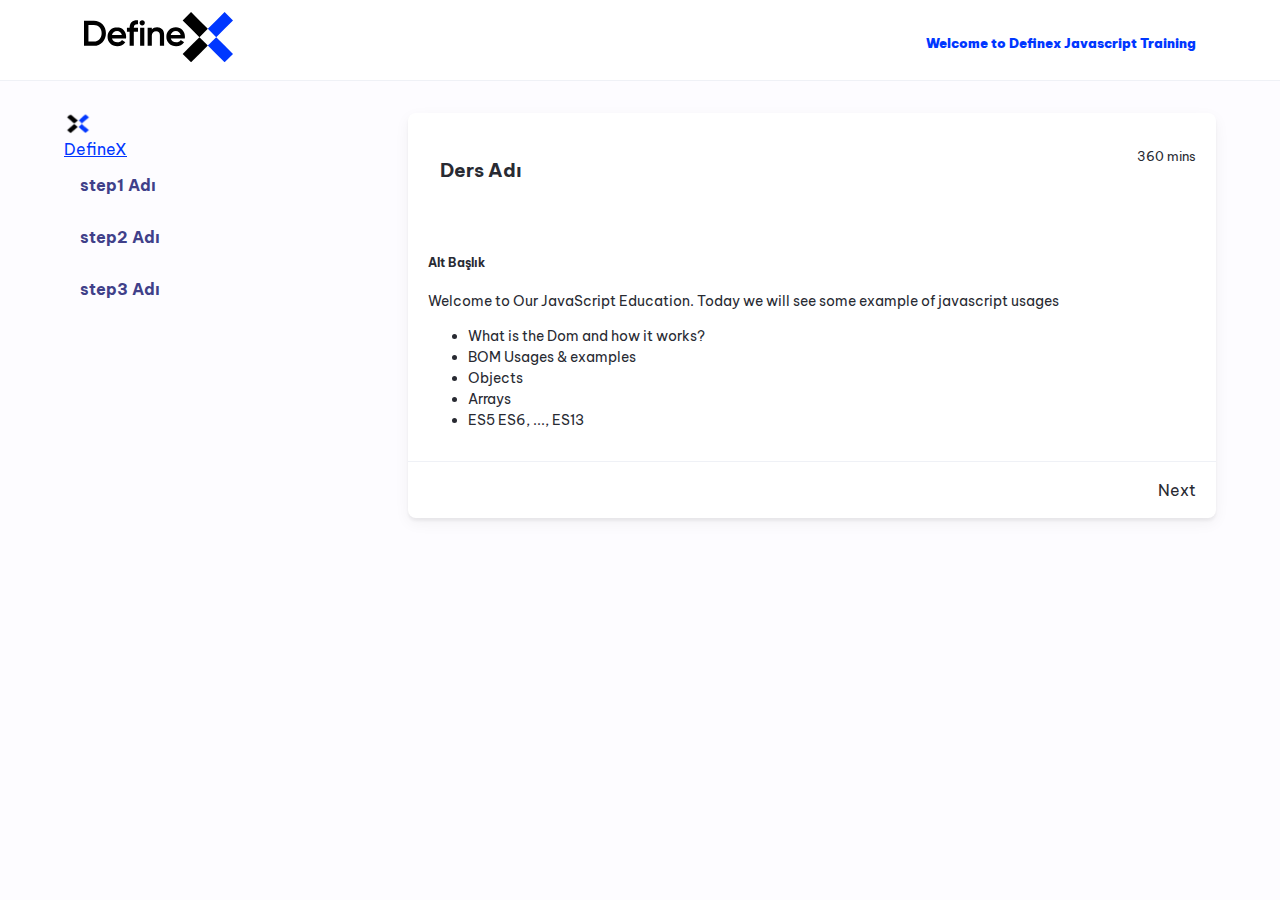
<file: index9999.html>
<!doctype html>
<html>
<head>
  <meta charset="utf-8">
  <meta name="viewport" content="width=device-width, initial-scale=1.0">
  <link rel="icon" type="image/x-icon" href="./favicon_dfx.ico">
  <link rel="stylesheet" href="./resources/styles.css">
  <link href="https://cdn.jsdelivr.net/npm/bootstrap@5.3.0-alpha3/dist/css/bootstrap.min.css" rel="stylesheet" integrity="sha384-KK94CHFLLe+nY2dmCWGMq91rCGa5gtU4mk92HdvYe+M/SXH301p5ILy+dN9+nJOZ" crossorigin="anonymous">
<body>
    <header class="header"></header>
    <main class="main">
        <div class="responsive-wrapper">
            <div class="content">
                <div class="content-panel">
                    <nav class="navbar bg-light">
                        <div class="container-fluid">
                          <a class="navbar-brand" href="#">
                            <img src="./favicon_dfx.ico" alt="Logo" width="30" height="24" class="d-inline-block align-text-top">
                            DefineX
                          </a>
                        </div>
                      </nav>   
                    <div class="vertical-tabs">
                        <a href="#" onclick="render('step1','Örnek Ders','Alt Başlık 1','10mins')"><b>step1 Adı</b></a>
                        <a href="#" onclick="render('step2','Örnek Ders','Alt Başlık 2','150mins')"><b>step2 Adı</b></a>
                        <a href="#" onclick="render('step3','Örnek Ders','Alt Başlık 3','15mins')"><b>step3 Adı</b></a>
                    </div>
                </div>  
                <div class="content-main"> 
                    <div class="card-grid">
                        <article class="card">
                            <div class="card-header text-bg-primary">
                                <div>
                                    <h3 class="title"><b>Ders Adı</b></h3>
                                    <span class="mins">360 mins</span>
                                </div>
                            </div>
                            <div class="card-body">
                                <h5 class="card-title text-primary">Alt Başlık</h5>
                                <div class="card-text">
                                Welcome to Our JavaScript Education.
                                Today we will see some example of javascript usages
                                <ul>
                                    <li>What is the Dom and how it works?</li>
                                    <li>BOM Usages & examples</li>
                                    <li>Objects</li>
                                    <li>Arrays</li>
                                    <li>ES5 ES6, ..., ES13</li>
                                </ul>
                            </div>
                            </div>
                            <div class="card-footer text-body-secondary">
                                Next
                                <a><b onclick="nextPage()"></b></a>
                            </div>
                        </article>
                    </div>
                </div>
            </div>
        </div>
    </main>
    <script>
        let promise = new Promise((resolve, reject) => {
            setTimeout(() => resolve("done!"), 500)
        });
        function load(url, element)
            {
                fetch(url)
                    .then(response=> response.text())
                    .then(text=> element.innerHTML = text);
            }
        document.addEventListener("DOMContentLoaded", async () => {
            await promise 
            load("./_layouts/header.html", document.querySelector('.header'));
        });
        function render(page,title,subtitle,min,e){
            document.querySelector(".title").innerHTML = title;
            document.querySelector(".card-title").innerHTML = subtitle;
            document.querySelector(".mins").innerHTML = min;
            load("./_includes/"+page+".html", document.querySelector('.card-text'));
        }
        
    </script>

</body>
</html>
</file>
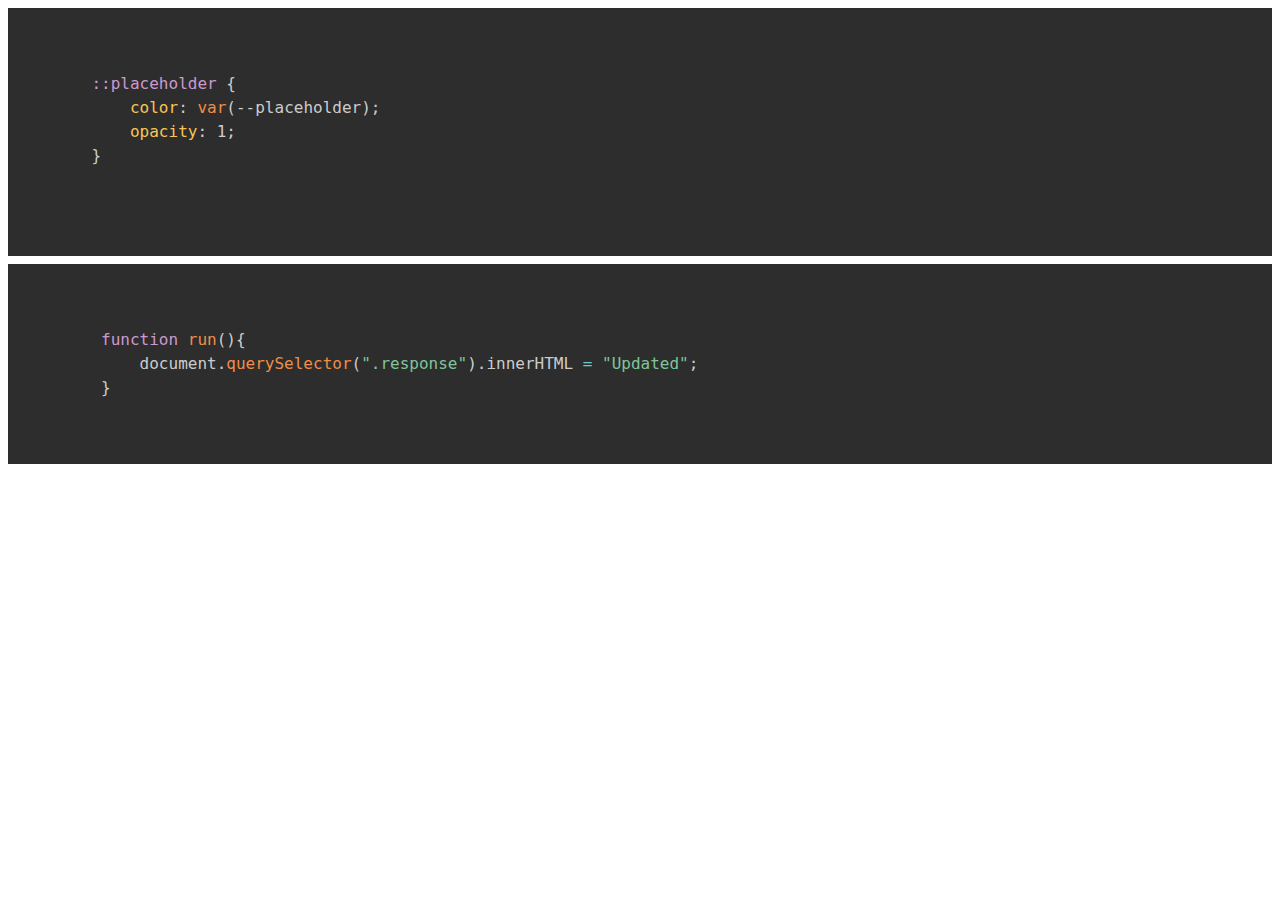
<file: _includes/step5.html>
<!doctype html>
<html lang="en" data-bs-theme="auto">

<head>
    <link href="../resources/prism.css" rel="stylesheet">
</head>
<body>
<pre>
    <code class="language-css">
 
       ::placeholder {
           color: var(--placeholder);
           opacity: 1;
       }
 
    </code>
 </pre>

<pre>
    <code class="language-js">

        function run(){
            document.querySelector(".response").innerHTML = "Updated";
        } 

    </code>
</pre>
<script src="../resources/prism.js"></script>
</body>
</html>
</file>
<file: resources/styles.css>
@import url("https://fonts.googleapis.com/css2?family=Be+Vietnam+Pro:ital,wght@0,100;0,200;0,300;0,400;0,500;0,600;0,700;0,800;0,900;1,100;1,200;1,300;1,400;1,500;1,600;1,700;1,800;1,900&display=swap");
body {
  margin: 0;
  font-family: Arial, Helvetica, sans-serif;
  background-color: #f1f1f1;
  line-height: 1.5;
  min-height: 100vh;
  font-family: "Be Vietnam Pro", sans-serif;
  background-color: #fdfcff;
  color: #282a32;
}

.mins {
  font-size: small;
}

img {
  display: block;
  max-width: 100%;
}
:focus {
  outline: 0;
}
a,
.lesson {
  color: #0037ff;
}

.responsive-wrapper {
  width: 90%;
  max-width: 1280px;
  margin-left: auto;
  margin-right: auto;
}

.header {
  display: flex;
  align-items: center;
  height: 80px;
  border-bottom: 1px solid #eff1f6;
  background-color: #ffffff;
}
.header-content {
  display: flex;
  align-items: center;
}
.header-navigation {
  width: 100%;
}

.header-logo {
  margin-right: 2.5rem;
}
.header-logo a {
  display: flex;
  align-items: center;
}
.header-logo a div {
  flex-shrink: 0;
  position: relative;
}
.header-logo a div:after {
  display: block;
  content: "";
  position: absolute;
  left: 0;
  top: auto;
  right: 0;
  bottom: 0;
  overflow: hidden;
  height: 50%;
  border-bottom-left-radius: 8px;
  border-bottom-right-radius: 8px;
  background-color: rgba(255, 255, 255, 0.2);
  backdrop-filter: blur(4px);
}

.content {
  display: flex;
  align-items: flex-start;
}
.content-panel {
  max-width: 280px;
  width: 25%;
  padding: 2rem 1rem 2rem 0;
  margin-right: 3rem;
}

.vertical-tabs {
  display: flex;
  flex-direction: column;
}
.vertical-tabs a {
  display: flex;
  align-items: center;
  padding: 0.75em 1em;
  background-color: transparent;
  border-radius: 8px;
  text-decoration: none;
  font-weight: 500;
  color: #404089;
  transition: 0.15s ease;
}
.vertical-tabs a:hover,
.vertical-tabs a:focus,
.vertical-tabs a.active {
  background-color: #ecf3fe;
  color: --#434ce8;
}
.vertical-tabs a + * {
  margin-top: 0.25rem;
}
.content-main {
  padding-top: 2rem;
  padding-bottom: 6rem;
  flex-grow: 1;
}
.card-grid {
  display: grid;
  grid-template-columns: repeat(1, 1fr);
  column-gap: 1.5rem;
  row-gap: 1.5rem;
}
.card {
  background-color: #ffffff;
  box-shadow: 0 3px 3px 0 rgba(0, 0, 0, 0.05), 0 5px 15px 0 rgba(0, 0, 0, 0.05);
  border-radius: 8px;
  overflow: hidden;
  display: flex;
  flex-direction: column;
}
.card-header {
  display: flex;
  align-items: flex-start;
  justify-content: space-between;
  padding: 1.5rem 1.25rem 1rem 1.25rem;
}
.card-header div {
  display: contents;
}
.card-header div span {
  height: 40px;
  border-radius: 8px;
  display: inline-flex;
  align-items: center;
  justify-content: center;
}
.card-header div span img {
  max-height: 100%;
}
.card-header div h3 {
  margin-left: 0.75rem;
  font-weight: 500;
}

.card-body {
  padding: 1rem 1.25rem;
  font-size: 0.875rem;
}
.card-footer {
  margin-top: auto;
  padding: 1rem 1.25rem;
  display: flex;
  align-items: center;
  justify-content: flex-end;
  border-top: 1px solid #eff1f6;
}
.card-footer a {
  color: #404089;
  text-decoration: none;
  font-weight: 500;
  font-size: 0.875rem;
}
html::-webkit-scrollbar {
  width: 12px;
}
html::-webkit-scrollbar-thumb {
  background-color: #282a32;
  border: 4px solid #ffffff;
  border-radius: 99em;
}

.wrapper {
  margin: 0 auto;
  padding: 40px;
  max-width: 800px;
}

.table {
  margin: 0 0 40px 0;
  width: 100%;
  box-shadow: 0 1px 3px rgba(0, 0, 0, 0.2);
  display: table;
}

.row {
  display: table-row;
  background: #f6f6f6;
}
.row:nth-of-type(odd) {
  background: #e9e9e9;
}
.row.header {
  font-weight: 900;
  color: #ffffff;
  background: #ea6153;
}
.row.green {
  background: #27ae60;
}
.row.blue {
  background: #0037ff;
}

.cell {
  padding: 6px 12px;
  display: table-cell;
}
</file>
<file: resources/prism.css>
/* PrismJS 1.29.0
https://prismjs.com/download.html#themes=prism-tomorrow&languages=markup+css+clike+javascript+aspnet+csharp+go+gradle+groovy+haskell+http+icon+java+javadoc+javadoclike+jsdoc+json+plsql+powershell+purescript+python+cshtml+jsx+sql+typescript */
code[class*=language-],pre[class*=language-]{color:#ccc;background:0 0;font-family:Consolas,Monaco,'Andale Mono','Ubuntu Mono',monospace;font-size:1em;text-align:left;white-space:pre;word-spacing:normal;word-break:normal;word-wrap:normal;line-height:1.5;-moz-tab-size:4;-o-tab-size:4;tab-size:4;-webkit-hyphens:none;-moz-hyphens:none;-ms-hyphens:none;hyphens:none}pre[class*=language-]{padding:1em;margin:.5em 0;overflow:auto}:not(pre)>code[class*=language-],pre[class*=language-]{background:#2d2d2d}:not(pre)>code[class*=language-]{padding:.1em;border-radius:.3em;white-space:normal}.token.block-comment,.token.cdata,.token.comment,.token.doctype,.token.prolog{color:#999}.token.punctuation{color:#ccc}.token.attr-name,.token.deleted,.token.namespace,.token.tag{color:#e2777a}.token.function-name{color:#6196cc}.token.boolean,.token.function,.token.number{color:#f08d49}.token.class-name,.token.constant,.token.property,.token.symbol{color:#f8c555}.token.atrule,.token.builtin,.token.important,.token.keyword,.token.selector{color:#cc99cd}.token.attr-value,.token.char,.token.regex,.token.string,.token.variable{color:#7ec699}.token.entity,.token.operator,.token.url{color:#67cdcc}.token.bold,.token.important{font-weight:700}.token.italic{font-style:italic}.token.entity{cursor:help}.token.inserted{color:green}
</file>
